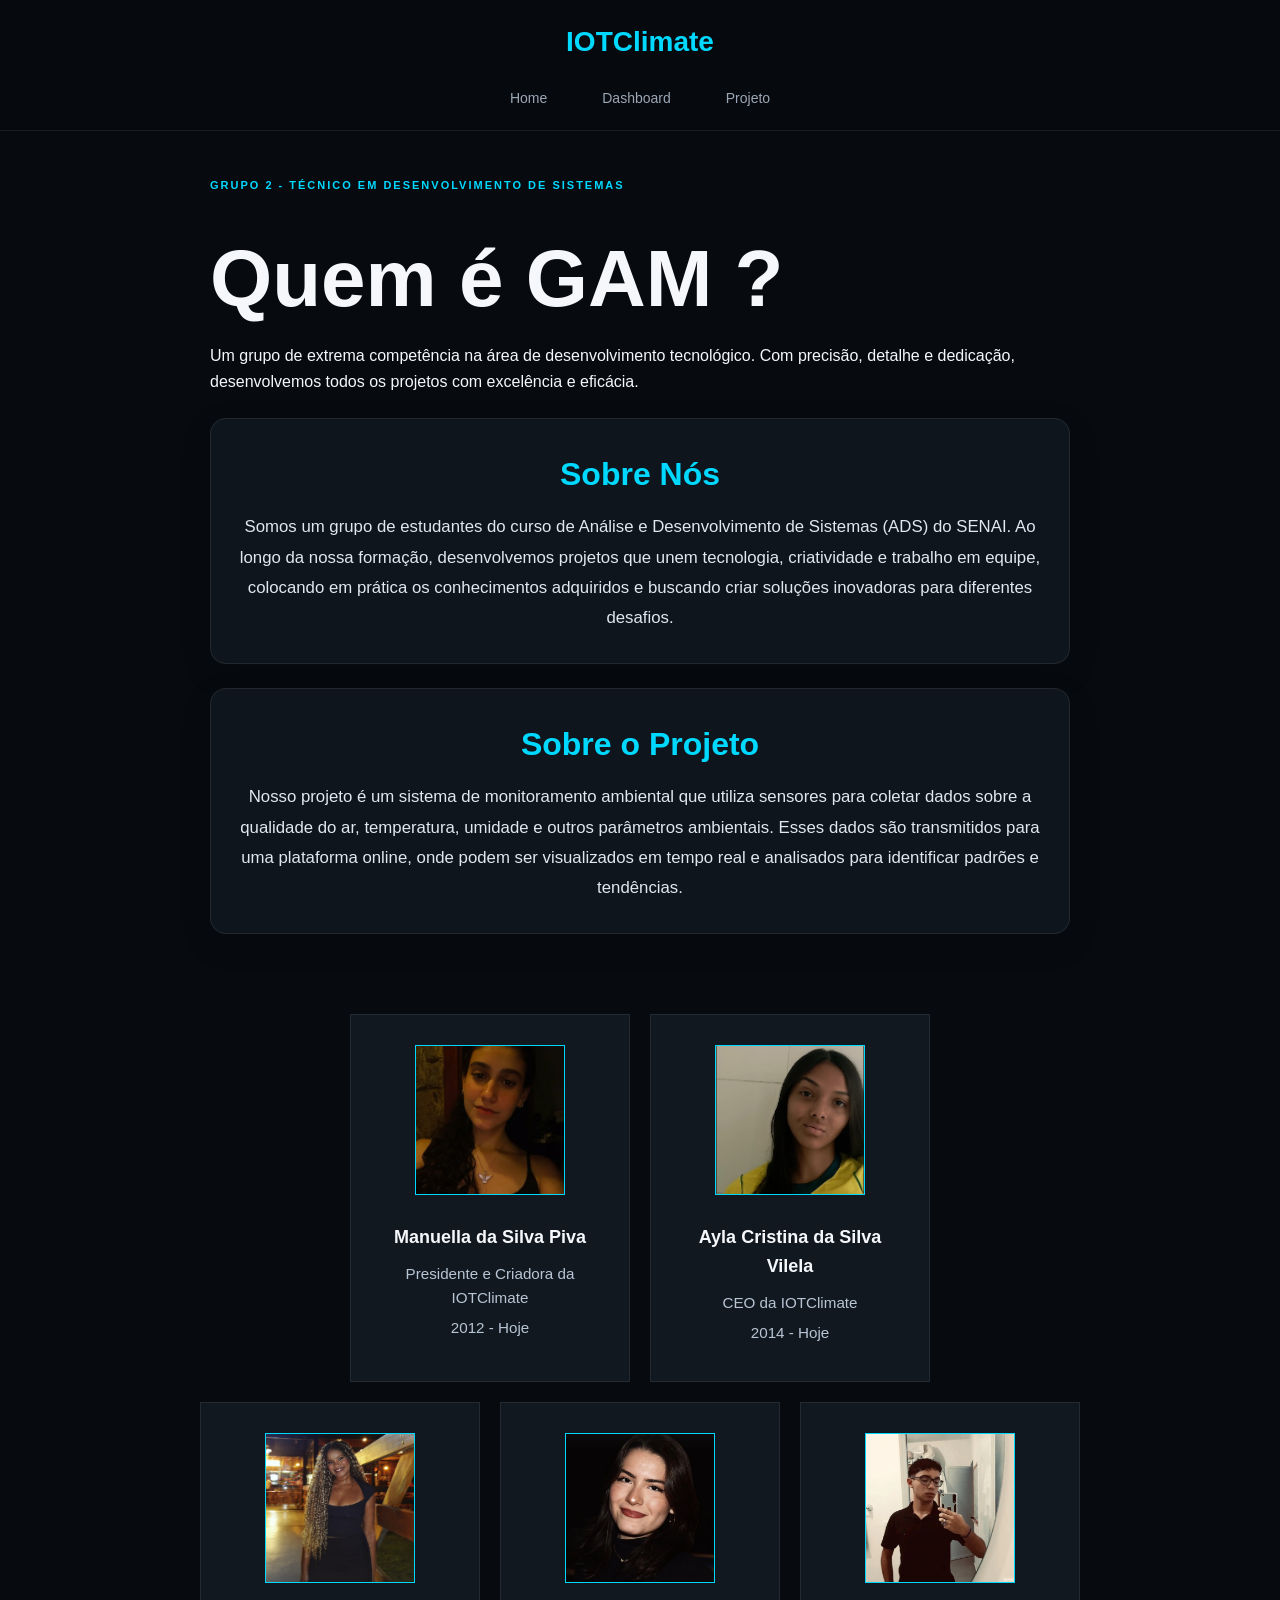
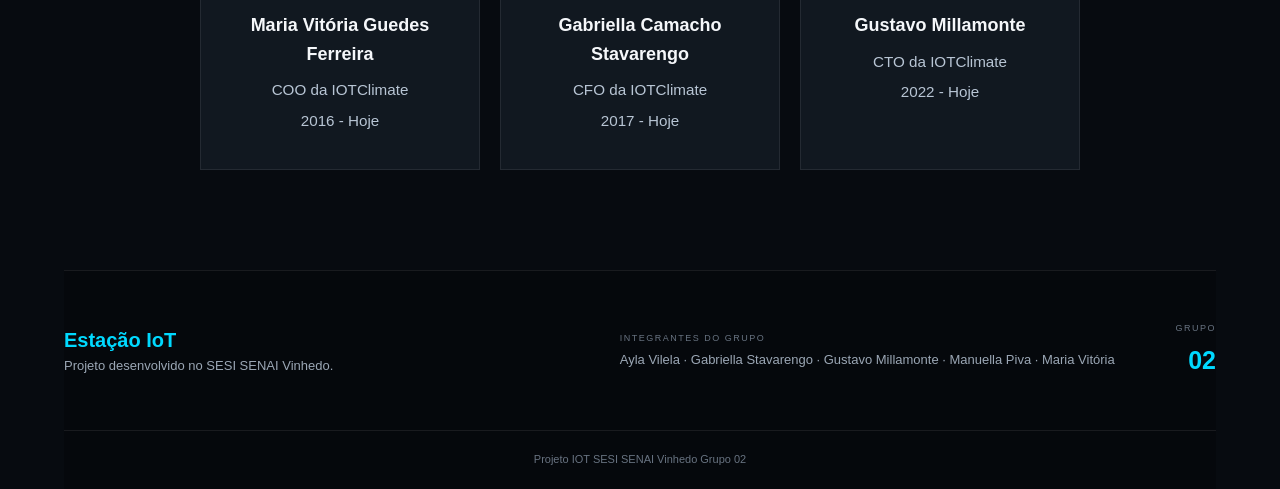
<file: src/pages/index.html>
<!DOCTYPE html>
<html lang="pt-BR">
<head>
    <meta charset="UTF-8">
    <meta name="viewport" content="width=device-width, initial-scale=1.0">
    <link rel="stylesheet" href="../styles/index.css"> 
    <title>IOTClimate</title>
</head>
<body>
    <header>
        <div class="top">
            <h1>IOTClimate</h1>
        </div>

        <nav>
            <ul>
                <li><a href="./index.html">Home</a></li>
                <li><a href="./dashboard.html">Dashboard</a></li>
                <li><a href="./sobreProjeto.html">Projeto</a></li>
            </ul>
        </nav>
    </header>

    <main class="info-section">
        <div class="hero-text">
            <span class="tag">GRUPO 2 - TÉCNICO EM DESENVOLVIMENTO DE SISTEMAS</span>
            <h2>Quem é GAM ?</h2>
            <p>
                Um grupo de extrema competência na área de desenvolvimento tecnológico. Com precisão, detalhe e dedicação, desenvolvemos todos os projetos com excelência e eficácia.
            </p>
        </div>
        <section class="sobre">
            <h2>Sobre Nós</h2>
            <p> Somos um grupo de estudantes do curso de Análise e Desenvolvimento de Sistemas (ADS) do SENAI. Ao longo da nossa formação, desenvolvemos projetos que unem tecnologia, criatividade e trabalho em equipe, colocando em prática os conhecimentos adquiridos e buscando criar soluções inovadoras para diferentes desafios.</p>
        </section>

        <section class="projeto">
            <h2>Sobre o Projeto</h2>
            <p>Nosso projeto é um sistema de monitoramento ambiental que utiliza sensores para coletar dados sobre a qualidade do ar, temperatura, umidade e outros parâmetros ambientais. Esses dados são transmitidos para uma plataforma online, onde podem ser visualizados em tempo real e analisados para identificar padrões e tendências.</p>
        </section>
    </main>

    <div class="equipe">
        <div class="pess1">
            <div class="pessoa">
                <img src="../../assets/img/manu piva.PNG">
                <h3>Manuella da Silva Piva</h3>
                <p>Presidente e Criadora da IOTClimate</p>
                <p>2012 - Hoje</p>
            </div>

            <div class="pessoa">
                <img src="../../assets/img/ayla.PNG">
                <h3>Ayla Cristina da Silva Vilela</h3>
                <p>CEO da IOTClimate</p>
                <p>2014 - Hoje</p>
            </div>

        </div>

        <div class="pess2">
            <div class="pessoa">
                <img src="../../assets/img/maria vitoria.PNG">
                <h3>Maria Vitória Guedes Ferreira</h3>
                <p>COO da IOTClimate</p>
                <p>2016 - Hoje</p>
            </div>

            <div class="pessoa">
                <img src="../../assets//img/gabriela.PNG">
                <h3>Gabriella Camacho Stavarengo</h3>
                <p>CFO da IOTClimate</p>
                <p>2017 - Hoje</p>
            </div>

            <div class="pessoa">
                <img src="../../assets//img/milamonte.PNG">
                <h3>Gustavo Millamonte</h3>
                <p>CTO da IOTClimate</p>
                <p>2022 - Hoje</p>
            </div>
        </div>
    </div>

    <footer class="footer">
        <div class="container footer-content">
            <div>
                <h2>Estação IoT</h2>
                <p>Projeto desenvolvido no SESI SENAI Vinhedo.</p>
            </div>

            <div class="integrantes">
                <span>INTEGRANTES DO GRUPO</span>
                <p>Ayla Vilela · Gabriella Stavarengo · Gustavo Millamonte · Manuella Piva · Maria Vitória</p>
            </div>

            <div class="grupo">
                <span>GRUPO</span>
                <strong>02</strong>
            </div>
        </div>

        <div class="footer-bottom">
            <p>Projeto IOT SESI SENAI Vinhedo Grupo 02</p>
        </div>
    </footer>
</body>
</html>
</file>
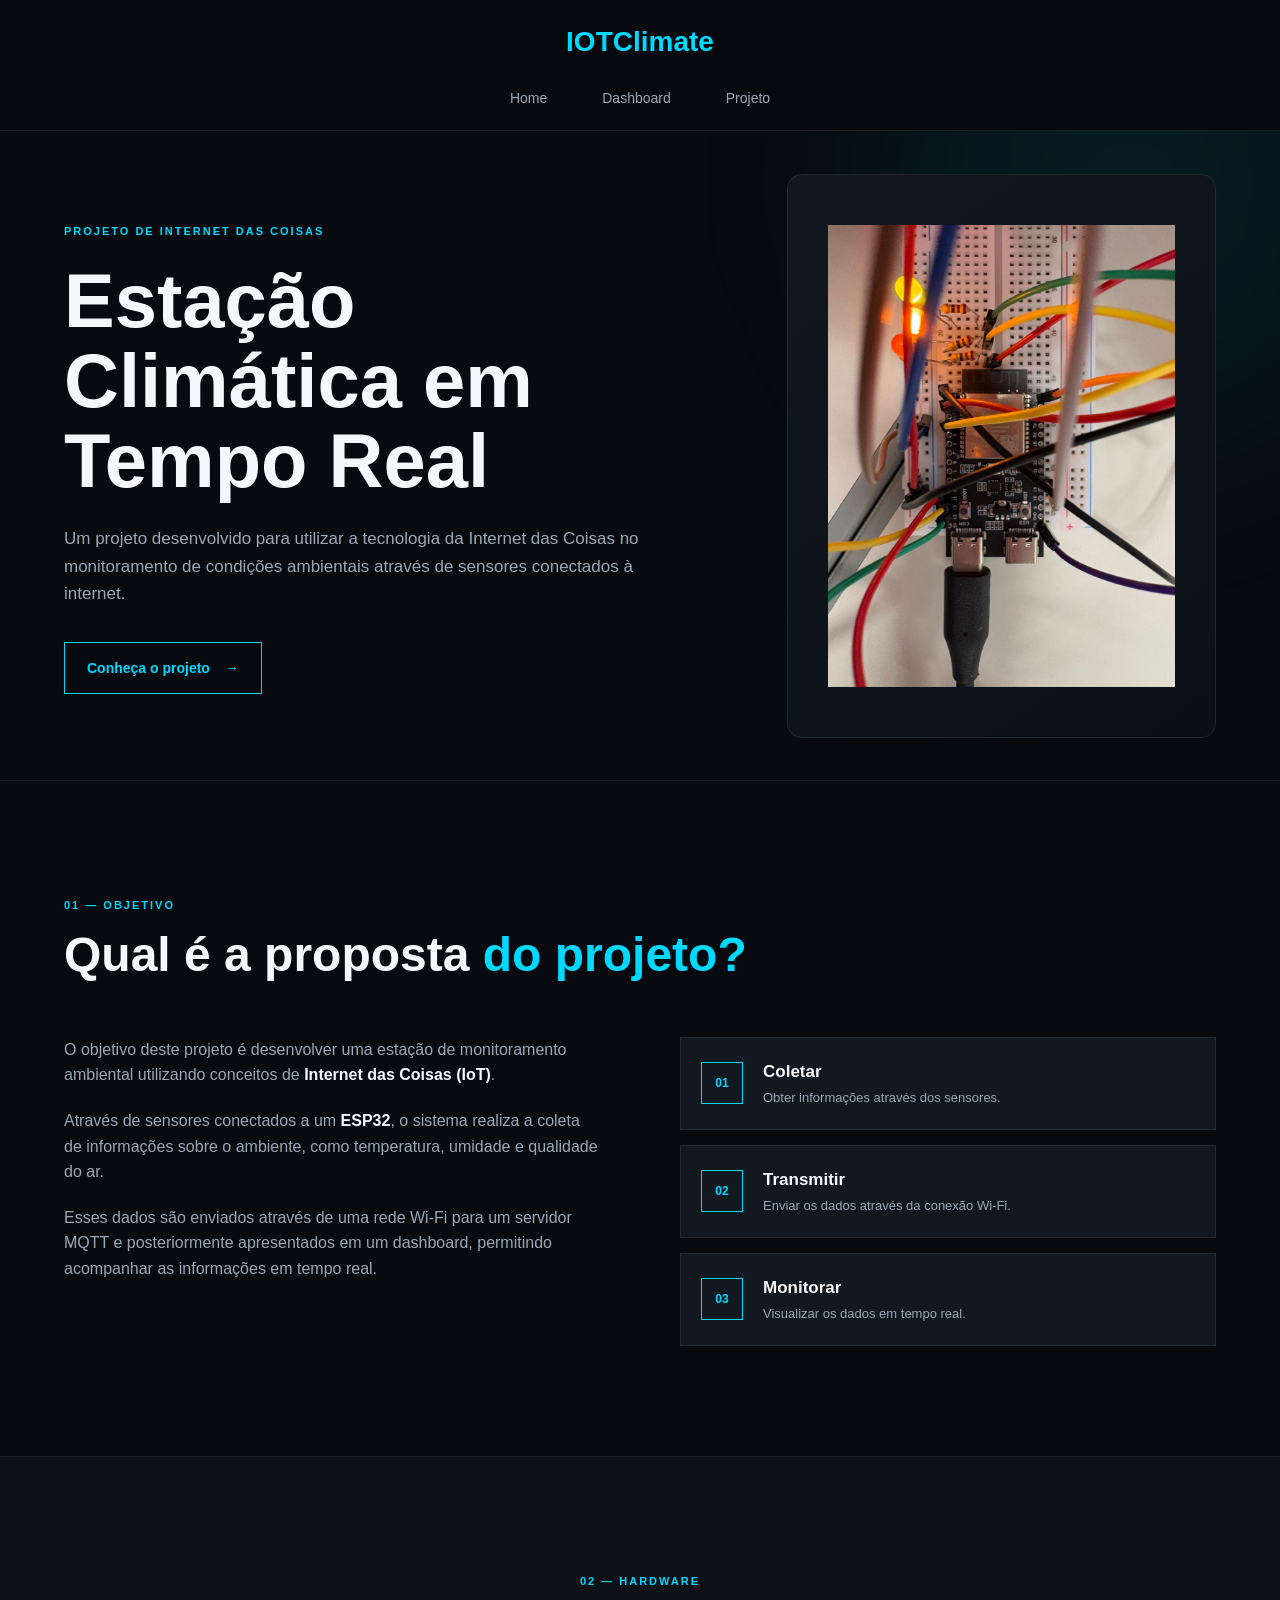
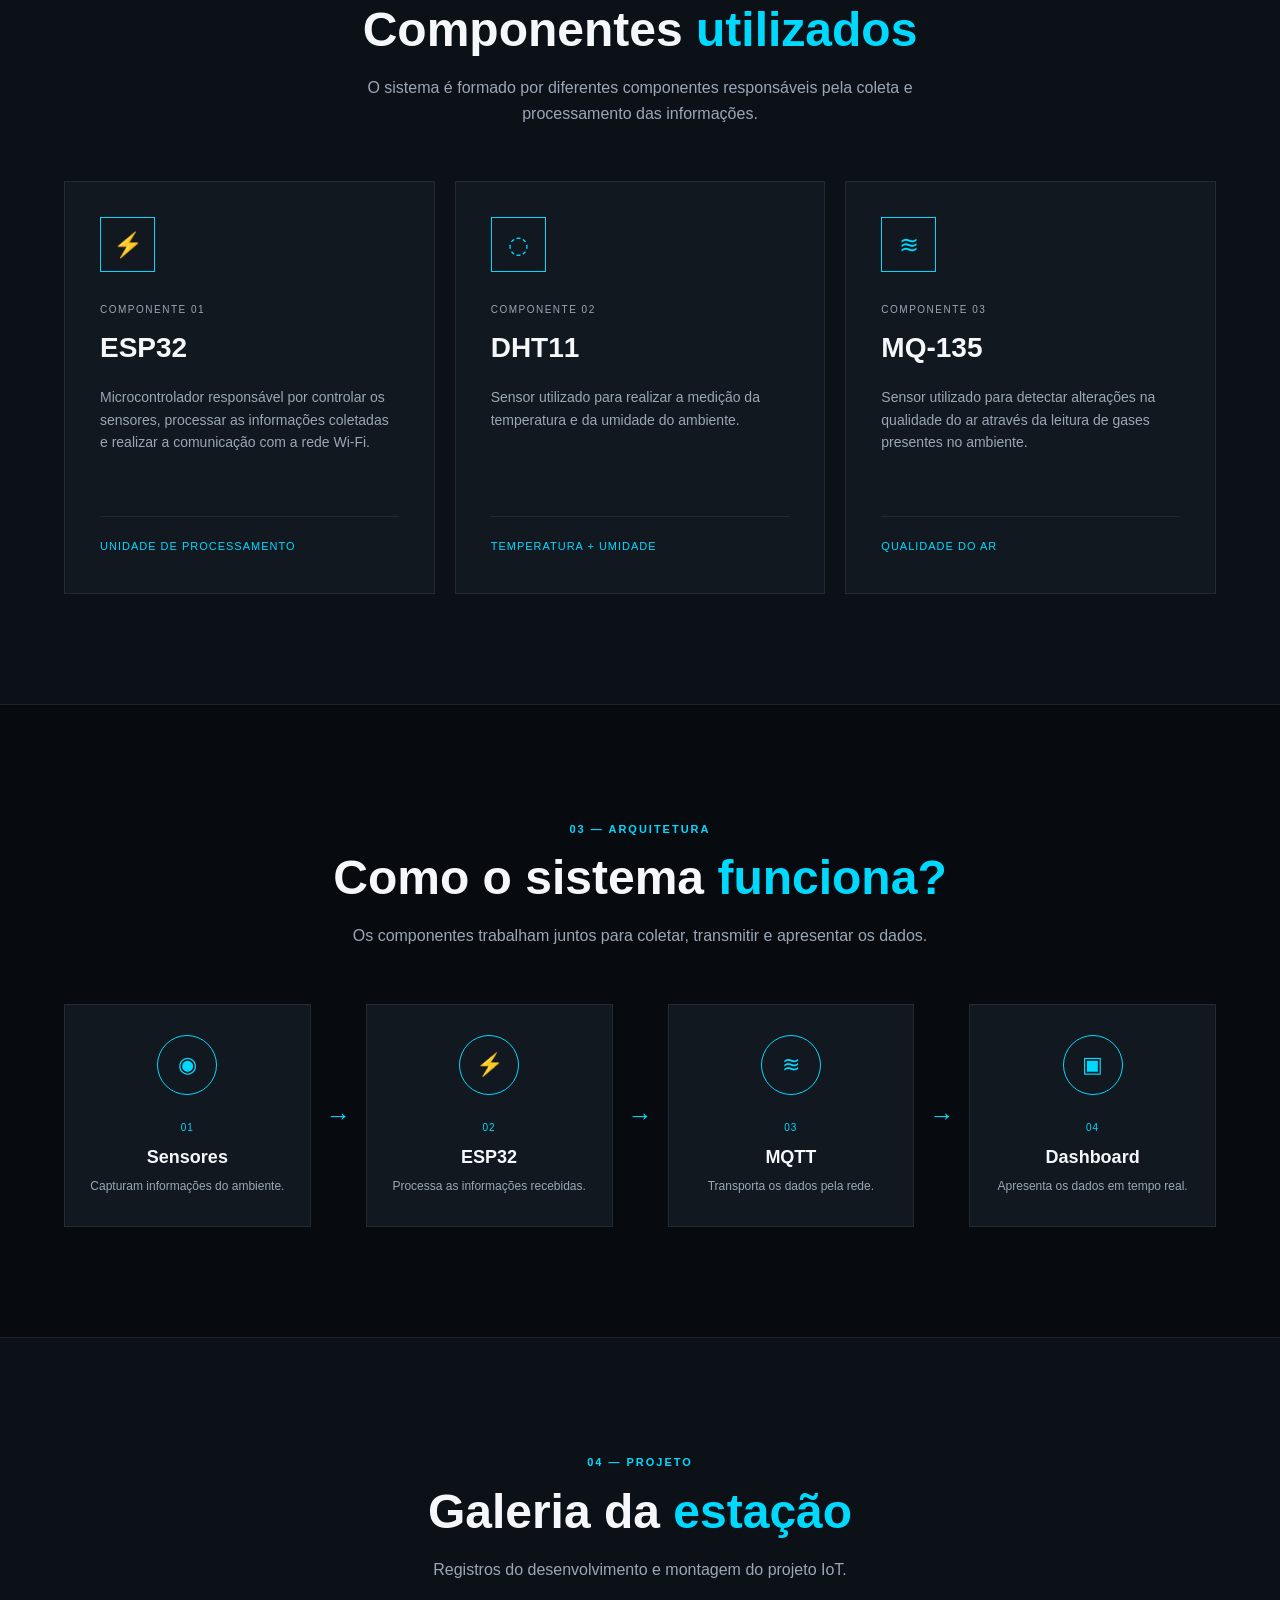
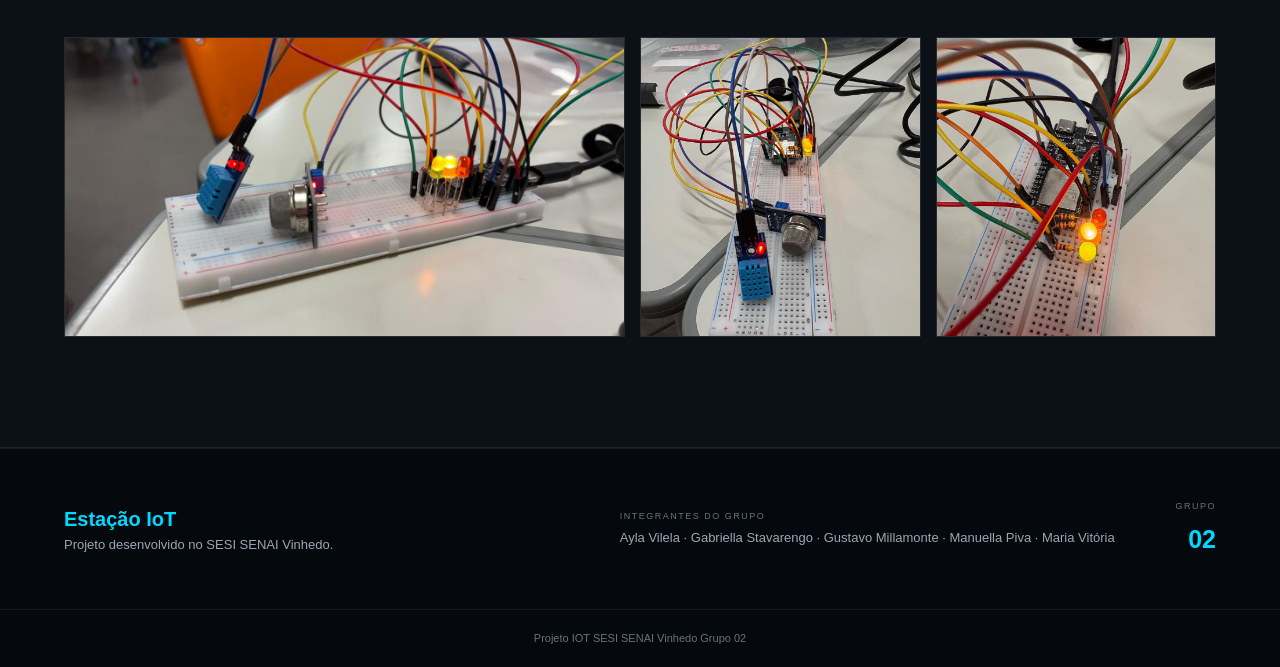
<file: src/pages/sobreProjeto.html>
<!DOCTYPE html>
<html lang="pt-BR">
<head>
    <meta charset="UTF-8">
    <meta name="viewport" content="width=device-width, initial-scale=1.0">
    <link rel="stylesheet" href="../styles/sobreProjeto.css">
    <title>IOTClimate</title>
</head>
<body>
    <header>
        <div class="top">
            <h1>IOTClimate</h1>
        </div>

        <nav>
            <ul>
                <li><a href="./index.html">Home</a></li>
                <li><a href="./dashboard.html">Dashboard</a></li>
                <li><a href="./sobreProjeto.html">Projeto</a></li>
            </ul>
        </nav>
    </header>

    <main>
        <section class="hero" id="inicio">
            <div class="container hero-content">
                <div class="hero-text">
                    <span class="tag">PROJETO DE INTERNET DAS COISAS</span>
                    <h2>Estação Climática em Tempo Real</h2>
                    <p>
                        Um projeto desenvolvido para utilizar a tecnologia
                        da Internet das Coisas no monitoramento de condições
                        ambientais através de sensores conectados à internet.
                    </p>

                    <a href="#objetivo" class="botao">
                        Conheça o projeto
                        <span>→</span>
                    </a>
                </div>

                <div class="hero-card">
                    <img src="../../assets/img/proj1.jpeg" alt="">
                </div>
            </div>
        </section>

        <section class="section" id="objetivo">
            <div class="container">
                <div class="section-title">
                    <span>01 — OBJETIVO</span>
                    <h2>Qual é a proposta <strong>do projeto?</strong></h2>
                </div>
                <article class="objetivo">
                    <div class="objetivo-text">
                        <p>
                            O objetivo deste projeto é desenvolver uma estação
                            de monitoramento ambiental utilizando conceitos de
                            <strong>Internet das Coisas (IoT)</strong>.
                        </p>
                        <p>
                            Através de sensores conectados a um
                            <strong>ESP32</strong>, o sistema realiza a coleta
                            de informações sobre o ambiente, como temperatura,
                            umidade e qualidade do ar.
                        </p>
                        <p>
                            Esses dados são enviados através de uma rede Wi-Fi
                            para um servidor MQTT e posteriormente apresentados
                            em um dashboard, permitindo acompanhar as
                            informações em tempo real.
                        </p>
                    </div>
                    
                    <div class="objetivo-info">
                        <div class="info-item">
                            <span class="numero">01</span>
                            <div>
                                <h3>Coletar</h3>
                                <p>Obter informações através dos sensores.</p>
                            </div>
                        </div>

                        <div class="info-item">
                            <span class="numero">02</span>
                            <div>
                                <h3>Transmitir</h3>
                                <p>Enviar os dados através da conexão Wi-Fi.</p>
                            </div>
                        </div>

                        <div class="info-item">
                            <span class="numero">03</span>
                            <div>
                                <h3>Monitorar</h3>
                                <p>Visualizar os dados em tempo real.</p>
                            </div>
                        </div>
                    </div>
                </article>
            </div>
        </section>

        <section class="section section-dark" id="hardware">
            <div class="container">
                <div class="section-title center">
                    <span>02 — HARDWARE</span>
                    <h2>Componentes <strong>utilizados</strong></h2>
                    <p>
                        O sistema é formado por diferentes componentes
                        responsáveis pela coleta e processamento das informações.
                    </p>
                </div>

                <div class="cards">
                    <article class="card">
                        <div class="card-icon">⚡</div>
                        <span class="card-number">
                            COMPONENTE 01
                        </span>
                        <h3>ESP32</h3>
                        <p>
                            Microcontrolador responsável por controlar os
                            sensores, processar as informações coletadas e
                            realizar a comunicação com a rede Wi-Fi.
                        </p>
                        <div class="card-line"></div>
                        <span class="card-detail">
                            Unidade de processamento
                        </span>
                    </article>

                    <article class="card">
                        <div class="card-icon">◌</div>
                        <span class="card-number">
                            COMPONENTE 02
                        </span>
                        <h3>DHT11</h3>
                        <p>
                            Sensor utilizado para realizar a medição da
                            temperatura e da umidade do ambiente.
                        </p>
                        <div class="card-line"></div>
                        <span class="card-detail">
                            Temperatura + Umidade
                        </span>
                    </article>

                    <article class="card">
                        <div class="card-icon">≋</div>
                        <span class="card-number">
                            COMPONENTE 03
                        </span>
                        <h3>MQ-135</h3>
                        <p>
                            Sensor utilizado para detectar alterações na
                            qualidade do ar através da leitura de gases
                            presentes no ambiente.
                        </p>
                        <div class="card-line"></div>
                        <span class="card-detail">
                            Qualidade do ar
                        </span>
                    </article>
                </div>
            </div>
        </section>

        <section class="section" id="arquitetura">
            <div class="container">
                <div class="section-title center">
                    <span>03 — ARQUITETURA</span>
                    <h2>Como o sistema <strong>funciona?</strong></h2>
                    <p>
                        Os componentes trabalham juntos para coletar,
                        transmitir e apresentar os dados.
                    </p>
                </div>

                <div class="fluxo">
                    <div class="fluxo-item">
                        <div class="fluxo-icon">◉</div>
                        <span>01</span>
                        <h3>Sensores</h3>
                        <p>
                            Capturam informações
                            do ambiente.
                        </p>
                    </div>

                    <div class="seta">
                        →
                    </div>

                    <div class="fluxo-item">
                        <div class="fluxo-icon">⚡</div>
                        <span>02</span>
                        <h3>ESP32</h3>
                        <p>
                            Processa as informações
                            recebidas.
                        </p>
                    </div>

                    <div class="seta">
                        →
                    </div>

                    <div class="fluxo-item">
                        <div class="fluxo-icon">≋</div>
                        <span>03</span>
                        <h3>MQTT</h3>
                        <p>
                            Transporta os dados
                            pela rede.
                        </p>
                    </div>

                    <div class="seta">
                        →
                    </div>

                    <div class="fluxo-item">
                        <div class="fluxo-icon">▣</div>
                        <span>04</span>
                        <h3>Dashboard</h3>
                        <p>
                            Apresenta os dados
                            em tempo real.
                        </p>
                    </div>
                </div>
            </div>
        </section>

        <section class="section section-dark">
            <div class="container">
                <div class="section-title center">
                    <span>04 — PROJETO</span>
                    <h2>Galeria da <strong>estação</strong></h2>
                    <p>
                        Registros do desenvolvimento e montagem
                        do projeto IoT.
                    </p>
                </div>

                <div class="galeria">
                    <div class="figure imagem-principal">
                        <img src="../../assets/img/proj2.jpeg" alt="Estação IoT">
                    </div>

                    <div class="figure">
                        <img src="../../assets/img/proj3.jpeg" alt="Componentes utilizados no projeto">
                    </div>

                    <div class="figure">
                        <img src="../../assets/img/proj4.jpeg" alt="Montagem do projeto">
                    </div>
                </div>
            </div>
        </section>
    </main>

    <footer class="footer">
        <div class="container footer-content">
            <div>
                <h2>Estação IoT</h2>
                <p>Projeto desenvolvido no SESI SENAI Vinhedo.</p>
            </div>

            <div class="integrantes">
                <span>INTEGRANTES DO GRUPO</span>
                <p>Ayla Vilela · Gabriella Stavarengo · Gustavo Millamonte · Manuella Piva · Maria Vitória</p>
            </div>

            <div class="grupo">
                <span>GRUPO</span>
                <strong>02</strong>
            </div>
        </div>

        <div class="footer-bottom">
            <p>Projeto IOT SESI SENAI Vinhedo Grupo 02</p>
        </div>
    </footer>
</body>
</html>
</file>
<file: src/styles/index.css>
* {
    margin: 0;
    padding: 0;
    box-sizing: border-box;
}

html {
    scroll-behavior: smooth;
}

body {
    font-family: Arial, Helvetica, sans-serif;
    background: #070b10;
    color: #f5f7fa;
    line-height: 1.6;
}

:root {
    --fundo-secundario: #0c1118;
    --azul: #00d9ff;
    --texto-secundario: #9ba7b5;
    --borda: rgba(255, 255, 255, 0.08);
}

a {
    text-decoration: none;
    color: inherit;
}

header {
    position: sticky;
    top: 0;
    z-index: 1000;
    background: rgba(7, 11, 16, 0.92);
    border-bottom: 1px solid rgba(255, 255, 255, 0.08);
    backdrop-filter: blur(15px);
    padding: 20px 50px;
}

.tag {
    display: inline-block;
    color: var(--azul);
    font-size: 11px;
    letter-spacing: 2px;
    font-weight: bold;
    margin-bottom: 20px;
}

.top {
    display: flex;
    justify-content: center;
}

.top h1 {
    color: #00d9ff;
    font-size: 28px;
    display: flex;
    justify-content: center;
}

ul {
    list-style: none;
    display: flex;
    justify-content: center;
    gap: 15px;
    margin-top: 20px;
}

ul a {
    padding: 12px 20px;
    color: #9ba7b5;
    font-size: 14px;
    transition: 0.3s;
}

ul a:hover {
    color: #00d9ff;
    background: #111820;
}

.info-section {
    max-width: 900px;
    margin: 40px auto 0;
    padding: 0 20px;
    display: flex;
    flex-direction: column;
    gap: 24px;
}

.sobre,
.projeto {
    background: rgba(17, 24, 32, 0.8);
    border: 1px solid rgba(255, 255, 255, 0.08);
    border-radius: 16px;
    padding: 30px 24px;
    text-align: center;
    box-shadow: 0 10px 30px rgba(0, 0, 0, 0.15);
}

.sobre h2,
.projeto h2 {
    color: #00d9ff;
    margin-bottom: 12px;
    font-size: 2rem;
}

.sobre p,
.projeto p {
    color: #dfe7f1;
    font-size: 1.05rem;
    line-height: 1.8;
}

.equipe {
    padding: 80px 30px;
    max-width: 1200px;
    margin: auto;
}

.pess1,
.pess2 {
    display: flex;
    justify-content: center;
    gap: 20px;
    margin-bottom: 20px;
}

.pessoa {
    width: 280px;
    padding: 30px;
    text-align: center;
    background: #111820;
    border: 1px solid rgba(255, 255, 255, 0.08);
    transition: 0.3s;
}

.pessoa:hover {
    transform: translateY(-6px);
    background: #151f29;
    border-color: rgba(0, 217, 255, 0.3);
    box-shadow: 0 15px 40px rgba(0, 0, 0, 0.2);
}

.pessoa img {
    width: 150px;
    height: 150px;
    object-fit: cover;
    margin: 0 auto 20px;
    border: 1px solid #00d9ff;
}

.pessoa h3 {
    color: #f5f7fa;
    font-size: 18px;
    margin-bottom: 10px;
}

.pessoa p {
    color: #b8c5d4;
    margin-bottom: 6px;
    font-size: 0.95rem;
}

h2 {
    font-size: 80px;
}


.footer {
    background: #05080c;
    border-top: 1px solid var(--borda);
    width: min(1200px, 90%);
    margin: 0 auto;
}

.footer-content {
    padding: 50px 0;
    display: grid;
    grid-template-columns: 1fr 1fr auto;
    gap: 40px;
    align-items: center;
}

.footer h2 {
    color: var(--azul);
    font-size: 20px;
}

.footer p {
    color: var(--texto-secundario);
    font-size: 13px;
}

.integrantes span, .grupo span {
    display: block;
    color: #687381;
    font-size: 9px;
    letter-spacing: 1.5px;
    margin-bottom: 5px;
}

.grupo {
    text-align: right;
}

.grupo strong {
    color: var(--azul);
    font-size: 25px;
}

.footer-bottom {
    border-top: 1px solid var(--borda);
    padding: 20px;
    text-align: center;
}

.footer-bottom p {
    font-size: 11px;
    color: #687381;
}

@media (max-width: 950px) {
    .footer-content {
        grid-template-columns: 1fr 1fr;
    }

    .grupo {
        text-align: left;
    color: #9ba7b5;
    font-size: 13px;
    }

    .pessoa p:last-child {
        color: #00d9ff;
        margin-top: 8px;

        .pess1,
        .pess2 {
            flex-wrap: wrap;
        }
    }
}

@media (max-width: 600px) {
    .footer-content {
        grid-template-columns: 1fr;
        gap: 25px;
    }

    .grupo {
        text-align: left;
    }

    .footer-bottom {
        padding: 15px;
    }
    header {
        padding: 20px;
    }

    ul {
        gap: 5px;
    }

    ul a {
        padding: 10px;
        font-size: 12px;
    }

    .equipe {
        padding: 50px 20px;
    }

    .pess1,
    .pess2 {
        flex-direction: column;
        align-items: center;
    }

    .pessoa {
        width: 100%;
        max-width: 300px;
    }
}
</file>
<file: src/styles/sobreProjeto.css>
* {
    margin: 0;
    padding: 0;
    box-sizing: border-box;
}

html {
    scroll-behavior: smooth;
}

body {
    font-family: Arial, Helvetica, sans-serif;
    background: #070b10;
    color: #f5f7fa;
    line-height: 1.6;
}

a {
    text-decoration: none;
    color: inherit;
}

img {
    width: 100%;
    display: block;
}

.container {
    width: min(1200px, 90%);
    margin: 0 auto;
}

:root {
    --fundo: #070b10;
    --fundo-secundario: #0c1118;
    --card: #111820;
    --card-hover: #151f29;
    --azul: #00d9ff;
    --azul-escuro: #009fc0;
    --texto: #f5f7fa;
    --texto-secundario: #9ba7b5;
    --borda: rgba(255, 255, 255, 0.08);
}

header {
    position: sticky;
    top: 0;
    z-index: 1000;
    background: rgba(7, 11, 16, 0.92);
    border-bottom: 1px solid rgba(255, 255, 255, 0.08);
    backdrop-filter: blur(15px);
    padding: 20px 50px;
}

.top {
    display: flex;
    justify-content: center;
    
}

.top h1 {
    color: #00d9ff;
    font-size: 28px;
    display: flex;
    justify-content: center;
}

ul {
    list-style: none;
    display: flex;
    justify-content: center;
    gap: 15px;
    margin-top: 20px;
    flex-wrap: wrap;
}

ul a {
    padding: 12px 20px;
    color: #9ba7b5;
    font-size: 14px;
    transition: 0.3s;
}

ul a:hover {
    color: #00d9ff;
    background: #111820;
}

.hero {
    min-height: 650px;
    display: flex;
    align-items: center;
    position: relative;
    overflow: hidden;
    border-bottom: 1px solid var(--borda);
}

.hero::before {
    content: "";
    position: absolute;
    width: 500px;
    height: 500px;
    background: rgba(0, 217, 255, 0.08);
    border-radius: 50%;
    filter: blur(100px);
    top: -200px;
    right: -100px;
}

.hero-content {
    display: grid;
    grid-template-columns: 1.2fr 0.8fr;
    align-items: center;
    gap: 80px;
    position: relative;
    z-index: 1;
}

.tag {
    display: inline-block;
    color: var(--azul);
    font-size: 11px;
    letter-spacing: 2px;
    font-weight: bold;
    margin-bottom: 20px;
}

.hero h2 {
    font-size: clamp(42px, 6vw, 76px);
    line-height: 1.05;
    max-width: 750px;
    margin-bottom: 25px;
}

.hero p {
    color: var(--texto-secundario);
    max-width: 600px;
    font-size: 17px;
    margin-bottom: 35px;
}

.botao {
    display: inline-flex;
    align-items: center;
    gap: 15px;
    padding: 14px 22px;
    border: 1px solid var(--azul);
    color: var(--azul);
    font-weight: bold;
    font-size: 14px;
    transition: 0.3s;
}

.botao:hover {
    background: var(--azul);
    color: #061016;
    box-shadow: 0 0 25px rgba(0, 217, 255, 0.25);
}

.section {
    padding: 110px 0;
}

.section-dark {
    background: var(--fundo-secundario);
    border-top: 1px solid var(--borda);
    border-bottom: 1px solid var(--borda);
}

.hero-card {
    position: relative;
    padding: 50px 40px;
    text-align: center;
    background: linear-gradient(145deg,#111820,#0a1016);
    border: 1px solid var(--borda);
    border-radius: 15px;
    overflow: hidden;
}

.section-title {
    margin-bottom: 55px;
}

.section-title.center {
    text-align: center;
}

.section-title > span {
    color: var(--azul);
    font-size: 11px;
    font-weight: bold;
    letter-spacing: 2px;
}

.section-title h2 {
    font-size: clamp(32px, 4vw, 48px);
    line-height: 1.1;
    margin-top: 12px;
}

.section-title h2 strong {
    color: var(--azul);
}

.section-title p {
    color: var(--texto-secundario);
    max-width: 600px;
    margin: 18px auto 0;
}

.objetivo {
    display: grid;
    grid-template-columns: 1fr 1fr;
    gap: 80px;
}

.objetivo-text p {
    color: var(--texto-secundario);
    margin-bottom: 20px;
    font-size: 16px;
}

.objetivo-text strong {
    color: var(--texto);
}

.objetivo-info {
    display: flex;
    flex-direction: column;
    gap: 15px;
}

.info-item {
    display: flex;
    align-items: center;
    gap: 20px;
    padding: 20px;
    background: var(--card);
    border: 1px solid var(--borda);
    transition: 0.3s;
}

.info-item:hover {
    transform: translateX(5px);
    border-color: rgba(0, 217, 255, 0.3);
}

.numero {
    min-width: 42px;
    height: 42px;
    display: flex;
    align-items: center;
    justify-content: center;
    border: 1px solid var(--azul);
    color: var(--azul);
    font-size: 12px;
    font-weight: bold;
}

.info-item h3 {
    font-size: 17px;
    margin-bottom: 3px;
}

.info-item p {
    color: var(--texto-secundario);
    font-size: 13px;
}

.cards {
    display: grid;
    grid-template-columns: repeat(3, 1fr);
    gap: 20px;
}

.card {
    background: var(--card);
    border: 1px solid var(--borda);
    padding: 35px;
    transition: 0.3s;
}

.card:hover {
    transform: translateY(-6px);
    background: var(--card-hover);
    border-color: rgba(0, 217, 255, 0.3);
    box-shadow: 0 15px 40px rgba(0, 0, 0, 0.2);
}

.card-icon {
    width: 55px;
    height: 55px;
    display: flex;
    align-items: center;
    justify-content: center;
    border: 1px solid var(--azul);
    color: var(--azul);
    font-size: 24px;
    margin-bottom: 30px;
}

.card-number {
    display: block;
    color: var(--texto-secundario);
    font-size: 10px;
    letter-spacing: 1.5px;
    margin-bottom: 8px;
}

.card h3 {
    font-size: 28px;
    margin-bottom: 15px;
}

.card p {
    color: var(--texto-secundario);
    font-size: 14px;
    min-height: 105px;
}

.card-line {
    width: 100%;
    height: 1px;
    background: var(--borda);
    margin: 25px 0 15px;
}

.card-detail {
    color: var(--azul);
    font-size: 11px;
    text-transform: uppercase;
    letter-spacing: 1px;
}

.fluxo {
    display: grid;
    grid-template-columns: 1fr auto 1fr auto 1fr auto 1fr;
    align-items: center;
    gap: 15px;
}

.fluxo-item {
    text-align: center;
    padding: 30px 15px;
    background: var(--card);
    border: 1px solid var(--borda);
    min-height: 220px;
}

.fluxo-icon {
    width: 60px;
    height: 60px;
    margin: 0 auto 18px;
    display: flex;
    align-items: center;
    justify-content: center;
    border-radius: 50%;
    border: 1px solid var(--azul);
    color: var(--azul);
    font-size: 22px;
}

.fluxo-item > span {
    color: var(--azul);
    font-size: 10px;
    letter-spacing: 1px;
}

.fluxo-item h3 {
    margin: 5px 0;
    font-size: 18px;
}

.fluxo-item p {
    color: var(--texto-secundario);
    font-size: 12px;
}

.seta {
    color: var(--azul);
    font-size: 25px;
}

.galeria {
    display: grid;
    grid-template-columns: 2fr 1fr 1fr;
    grid-template-rows: 300px;
    gap: 15px;
}

.galeria .figure {
    position: relative;
    overflow: hidden;
    border: 1px solid var(--borda);
    background: var(--card);
}

.galeria img {
    width: 100%;
    height: 100%;
    object-fit: cover;
    transition: 0.5s;
}

.galeria .figure:hover img {
    transform: scale(1.05);
}

.footer {
    background: #05080c;
    border-top: 1px solid var(--borda);
}

.footer-content {
    padding: 50px 0;
    display: grid;
    grid-template-columns: 1fr 1fr auto;
    gap: 40px;
    align-items: center;
}

.footer h2 {
    color: var(--azul);
    font-size: 20px;
}

.footer p {
    color: var(--texto-secundario);
    font-size: 13px;
}

.integrantes span, .grupo span {
    display: block;
    color: #687381;
    font-size: 9px;
    letter-spacing: 1.5px;
    margin-bottom: 5px;
}

.grupo {
    text-align: right;
}

.grupo strong {
    color: var(--azul);
    font-size: 25px;
}

.footer-bottom {
    border-top: 1px solid var(--borda);
    padding: 20px;
    text-align: center;
}

.footer-bottom p {
    font-size: 11px;
    color: #687381;
}

@media (max-width: 950px) {

    .hero-content {
        grid-template-columns: 1fr;
        gap: 50px;
    }

    .hero {
        padding: 100px 0;
    }

    .hero-card {
        max-width: 500px;
        margin: 0 auto;
        width: 100%;
    }

    .objetivo {
        grid-template-columns: 1fr;
        gap: 40px;
    }

    .cards {
        grid-template-columns: 1fr;
    }

    .fluxo {
        grid-template-columns: 1fr;
        gap: 10px;
    }

    .seta {
        transform: rotate(90deg);
        margin: 0 auto;
    }

    .galeria {
        grid-template-columns: 1fr 1fr;
        grid-template-rows: 250px 200px;
    }

    .galeria .figure:first-child {
        grid-column: 1 / -1;
    }

    .footer-content {
        grid-template-columns: 1fr 1fr;
    }

    .grupo {
        text-align: left;
    }
}

@media (max-width: 600px) {
    .container {
        width: 92%;
    }

    .hero {
        min-height: auto;
        padding: 80px 0;
    }

    .hero h2 {
        font-size: 43px;
    }

    .hero p {
        font-size: 15px;
    }

    .section {
        padding: 75px 0;
    }

    .section-title {
        margin-bottom: 40px;
    }

    .section-title h2 {
        font-size: 34px;
    }

    .card {
        padding: 28px;
    }

    .card p {
        min-height: auto;
    }

    .galeria {
        display: grid;
        grid-template-columns: 1fr;
        grid-template-rows: 250px 200px 200px;
    }

    .galeria .figure:first-child {
        grid-column: auto;
    }

    .footer-content {
        grid-template-columns: 1fr;
        gap: 25px;
    }

    .grupo {
        text-align: left;
    }

    .footer-bottom {
        padding: 15px;
    }
}
</file>
